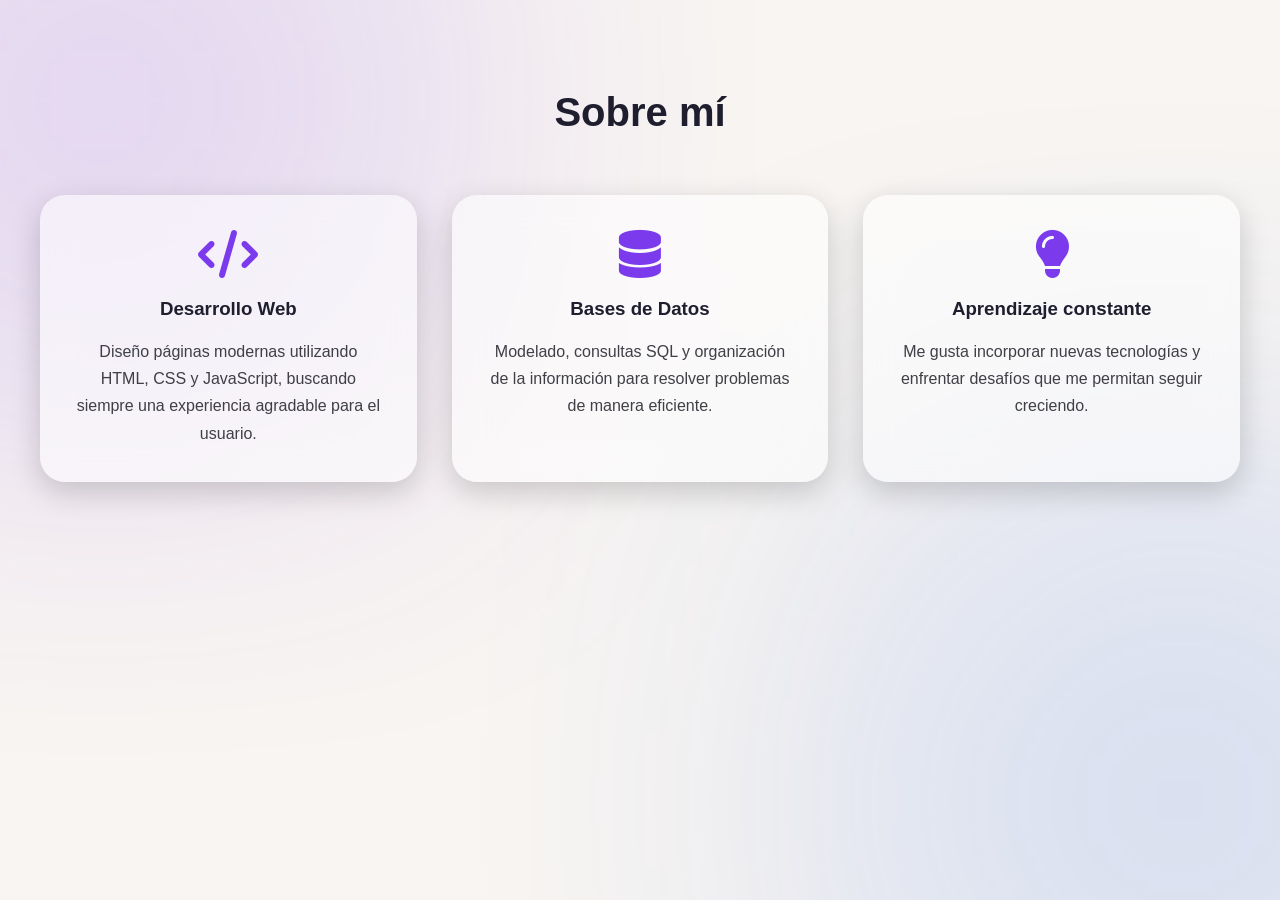
<file: about.html>
<!DOCTYPE html>
<html lang="en">
<head>
    <meta charset="UTF-8">
    <link rel="stylesheet" href="style.css">
    
    <meta name="viewport" content="width=device-width, initial-scale=1.0">
    <title>Sobre mí - Angeline Iannopollo</title>
     <!-- ICONOS -->
    <link rel="stylesheet"
    href="https://cdnjs.cloudflare.com/ajax/libs/font-awesome/6.5.1/css/all.min.css">
</head>
<body>
     <section class="preview">

        <div class="titulo">

            <h2>Sobre mí</h2>

        </div>

        <div class="cards-preview">

            <div class="card">

                <i class="fa-solid fa-code"></i>

                <h3>Desarrollo Web</h3>

                <p>

                    Diseño páginas modernas utilizando HTML, CSS y JavaScript,
                    buscando siempre una experiencia agradable para el usuario.

                </p>

            </div>

            <div class="card">

                <i class="fa-solid fa-database"></i>

                <h3>Bases de Datos</h3>

                <p>

                    Modelado, consultas SQL y organización de la información
                    para resolver problemas de manera eficiente.

                </p>

            </div>

            <div class="card">

                <i class="fa-solid fa-lightbulb"></i>

                <h3>Aprendizaje constante</h3>

                <p>

                    Me gusta incorporar nuevas tecnologías y enfrentar desafíos
                    que me permitan seguir creciendo.

                </p>

            </div>

        </div>

    </section>

</body>
</html>
</file>
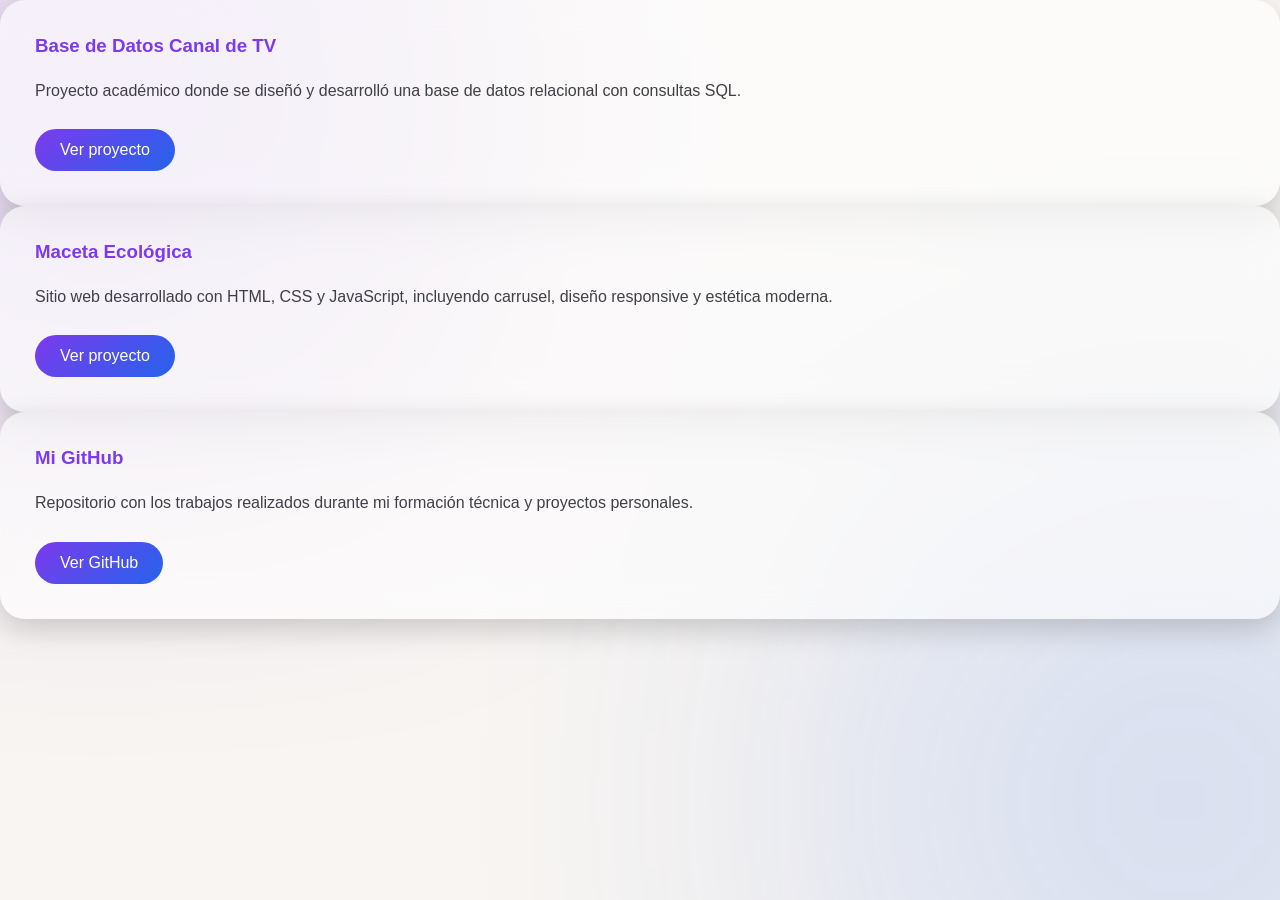
<file: projects.html>
<!DOCTYPE html>
<html lang="en">
<head>
    <meta charset="UTF-8">
    <link rel="stylesheet" href="style.css">
    <meta name="viewport" content="width=device-width, initial-scale=1.0">
    <title>Proyectos Angeline</title>
</head>
<body>
    

</html>

            <div class="proyecto">

                <h3>Base de Datos Canal de TV</h3>

                <p>

                    Proyecto académico donde se diseñó y desarrolló una base
                    de datos relacional con consultas SQL.

                </p>

                <a href="https://github.com/AngieIannopollo007/bd_canal_de_television" class="btn-card">

                    Ver proyecto

                </a>

            </div>

            <div class="proyecto">

                <h3>Maceta Ecológica</h3>

                <p>

                    Sitio web desarrollado con HTML, CSS y JavaScript,
                    incluyendo carrusel, diseño responsive y estética moderna.

                </p>

                <a href="https://angieiannopollo007.github.io/Proyecto-Luna-Vicky/" class="btn-card">

                    Ver proyecto

                </a>

            </div>

            <div class="proyecto">

                <h3>Mi GitHub</h3>

                <p>

                    Repositorio con los trabajos realizados durante mi formación
                    técnica y proyectos personales.

                </p>

                <a href="https://github.com/AngieIannopollo007" target="_blank" class="btn-card">

                    Ver GitHub

                </a>

            </div>

        </div>

    </section>
    <title>Document</title>
</head>
    
</body>
</html>
</file>
<file: style.css>
/* ==========================================
   PORTFOLIO - ANGIE IANNOPOLLO
========================================== */

:root{

    --violeta:#7C3AED;
    --azul:#2563EB;
    --crema:#F8F5F2;
    --oscuro:#1E1E2F;
    --gris:#3F3F46;
    --blanco:#ffffff;

    --degradado:linear-gradient(135deg,#7C3AED,#2563EB);

    --sombra:0 10px 30px rgba(0,0,0,.18);

}

*{
    margin:0;
    padding:0;
    box-sizing:border-box;
    scroll-behavior:smooth;
}

body{

    font-family:'Poppins',sans-serif;

    background:var(--crema);

    color:var(--oscuro);

    overflow-x:hidden;

}

/*===========================
FONDO ANIMADO
===========================*/

body::before{

    content:"";

    position:fixed;

    width:700px;

    height:700px;

    background:#7C3AED;

    opacity:.15;

    filter:blur(140px);

    top:-250px;

    left:-250px;

    animation:mover1 16s infinite alternate;

    z-index:-2;

}

body::after{

    content:"";

    position:fixed;

    width:700px;

    height:700px;

    background:#2563EB;

    opacity:.15;

    filter:blur(160px);

    bottom:-250px;

    right:-250px;

    animation:mover2 20s infinite alternate;

    z-index:-2;

}

/*EL PRELOADER*/

/*==========================
PRELOADER
==========================*/

#preloader{

position:fixed;

top:0;

left:0;

width:100%;

height:100vh;

background:linear-gradient(135deg,#7C3AED,#2563EB);

display:flex;

justify-content:center;

align-items:center;

z-index:999999;

transition:1s;

}

.loader{

text-align:center;

}

.loader h1{

font-size:4rem;

color:white;

margin-bottom:30px;

}

.loader span{

color:#F8F5F2;

}

.barra{

width:250px;

height:8px;

background:rgba(255,255,255,.25);

border-radius:30px;

overflow:hidden;

}

.progreso{

height:100%;

width:0;

background:white;

animation:cargar 2s forwards;

}

@keyframes cargar{

100%{

width:100%;

}

}

/*===========================
NAVBAR
===========================*/

header{

    position:fixed;

    width:100%;

    top:0;

    left:0;

    z-index:1000;

    backdrop-filter:blur(15px);

    background:rgba(255,255,255,.25);

    border-bottom:1px solid rgba(255,255,255,.25);

}

.navbar{

    max-width:1200px;

    margin:auto;

    display:flex;

    justify-content:space-between;

    align-items:center;

    padding:20px;

}

.logo{

    font-size:2rem;

    font-weight:700;

    color:var(--oscuro);

}

.logo span{

    color:var(--violeta);

}

.nav-links{

    display:flex;

    gap:35px;

    list-style:none;

}

.nav-links a{

    text-decoration:none;

    color:var(--oscuro);

    font-weight:500;

    transition:.3s;

    position:relative;

}

.nav-links a::after{

    content:"";

    position:absolute;

    width:0;

    height:3px;

    left:0;

    bottom:-5px;

    background:var(--degradado);

    transition:.3s;

    border-radius:20px;

}

.nav-links a:hover::after{

    width:100%;

}

.nav-links a:hover{

    color:var(--violeta);

}

/*===========================
HERO
===========================*/

.hero{

    min-height:100vh;

    max-width:1200px;

    margin:auto;

    display:grid;

    grid-template-columns:1.2fr .8fr;

    align-items:center;

    gap:70px;

    padding:130px 30px;

}

.presentacion{

    color:var(--violeta);

    font-weight:600;

    margin-bottom:15px;

}

.hero h1{

    font-size:4rem;

    line-height:1.1;

}

.hero h2{

    color:var(--azul);

    margin:18px 0;

    font-weight:600;

}

.descripcion{

    font-size:1.08rem;

    line-height:1.8;

    color:var(--gris);

    margin-bottom:35px;

}

/*===========================
BOTONES
===========================*/

.botones{

    display:flex;

    gap:20px;

    flex-wrap:wrap;

}

.btn{

    text-decoration:none;

    background:var(--degradado);

    color:white;

    padding:15px 35px;

    border-radius:50px;

    font-weight:600;

    transition:.35s;

    box-shadow:var(--sombra);

}

.btn:hover{

    transform:translateY(-6px);

    box-shadow:0 20px 35px rgba(37,99,235,.35);

}

.btn-secundario{

    text-decoration:none;

    border:2px solid var(--violeta);

    color:var(--violeta);

    padding:15px 35px;

    border-radius:50px;

    transition:.35s;

    font-weight:600;

}

.btn-secundario:hover{

    background:var(--violeta);

    color:white;

}

/*===========================
FOTO
===========================*/

.hero-img{

    display:flex;

    justify-content:center;

}

.hero-img img{

    width:340px;

    border-radius:30px;

    box-shadow:var(--sombra);

    animation:flotar 5s ease-in-out infinite;

    border:6px solid rgba(255,255,255,.5);

}

/*===========================
SECCIONES
===========================*/

section{

    padding:90px 30px;

}

section h2{

    text-align:center;

    font-size:2.5rem;

    margin-bottom:60px;

    color:var(--oscuro);

}

/*===========================
CARDS
===========================*/

.cards-preview{

    max-width:1200px;

    margin:auto;

    display:grid;

    grid-template-columns:repeat(3,1fr);

    gap:35px;

}

.card{

    background:rgba(255,255,255,.55);

    backdrop-filter:blur(18px);

    border-radius:25px;

    padding:35px;

    text-align:center;

    transition:.35s;

    box-shadow:var(--sombra);

}

.card:hover{

    transform:translateY(-12px);

}

.card i{

    font-size:3rem;

    color:var(--violeta);

    margin-bottom:20px;

}

.card h3{

    margin-bottom:18px;

}

.card p{

    line-height:1.7;

    color:var(--gris);

}

/*===========================
TECNOLOGIAS
===========================*/

.tech{

    max-width:1000px;

    margin:auto;

    display:flex;

    flex-wrap:wrap;

    justify-content:center;

    gap:20px;

}

.tech span{

    background:var(--degradado);

    color:white;

    padding:14px 28px;

    border-radius:40px;

    font-weight:600;

    transition:.3s;

}

.tech span:hover{

    transform:scale(1.08);

}

/*Formacionn*/
.educacion{

max-width:1100px;

margin:auto;

}

.timeline{

position:relative;

margin-top:60px;

}

.timeline::before{

content:"";

position:absolute;

left:20px;

top:0;

width:4px;

height:100%;

background:linear-gradient(#7C3AED,#2563EB);

}

.evento{

display:flex;

align-items:flex-start;

margin-bottom:50px;

}

.circulo{

width:25px;

height:25px;

border-radius:50%;

background:#7C3AED;

margin-right:30px;

flex-shrink:0;

}

.contenido{

background:white;

padding:25px;

border-radius:20px;

box-shadow:0 10px 30px rgba(0,0,0,.12);

width:100%;

}

.contenido span{

color:#2563EB;

font-weight:bold;

}

/*El Sobre mi*/
#sobremi{
    padding: 80px 10%;
}

#sobremi .titulo{
    text-align:center;
    margin-bottom:40px;
}

#sobremi .titulo h2{
    color:#fff;
    font-size:40px;
}

.burbujas{
    display:grid;
    grid-template-columns:repeat(2, 1fr);
    gap:20px 35px;
}

.burbuja{
    display:flex;
    align-items:center;
    gap:15px;

    padding:15px 22px;

    border-radius:50px;

    background:rgba(255,255,255,.08);

    border:1px solid rgba(255,255,255,.15);

    backdrop-filter:blur(8px);

    transition:.3s;
}

.burbuja:hover{
    transform:translateY(-4px);
    background:#6c63ff;
}

.burbuja i{
    width:42px;
    height:42px;

    display:flex;
    justify-content:center;
    align-items:center;

    border-radius:50%;
    background:white;
    color:#6c63ff;
    font-size:18px;
}

.burbuja span{
    color:white;
    font-size:17px;
    font-weight:500;
}

@media(max-width:768px){

    .burbujas{
        grid-template-columns:1fr;
    }

}

/*===========================
PROYECTOS
===========================*/

.cards-proyectos{

    max-width:1200px;

    margin:auto;

    display:grid;

    grid-template-columns:repeat(3,1fr);

    gap:35px;

}

.proyecto{

    background:rgba(255,255,255,.60);

    backdrop-filter:blur(18px);

    border-radius:25px;

    padding:35px;

    box-shadow:var(--sombra);

    transition:.4s;

    position:relative;

    overflow:hidden;

}

.proyecto::before{

    content:"";

    position:absolute;

    top:0;

    left:-100%;

    width:100%;

    height:6px;

    background:var(--degradado);

    transition:.5s;

}

.proyecto:hover::before{

    left:0;

}

.proyecto:hover{

    transform:translateY(-12px);

}

.proyecto h3{

    color:var(--violeta);

    margin-bottom:20px;

}

.proyecto p{

    color:var(--gris);

    line-height:1.7;

    margin-bottom:25px;

}

.btn-card{

    text-decoration:none;

    background:var(--degradado);

    color:white;

    padding:12px 25px;

    border-radius:40px;

    display:inline-block;

    transition:.3s;

}

.btn-card:hover{

    transform:scale(1.08);

}

/*===========================
FRASE
===========================*/

.frase{

    margin:100px auto;

    max-width:1000px;

    text-align:center;

}

.frase blockquote{

    font-size:2rem;

    font-style:italic;

    color:var(--violeta);

    font-weight:600;

    line-height:1.5;

}

/*===========================
CONTACTO
===========================*/

.contacto{

    background:linear-gradient(135deg,#7C3AED,#2563EB);

    color:white;

}

.contacto h2{

    color:white;

}

.contact-grid{

    max-width:900px;

    margin:auto;

    display:flex;

    justify-content:center;

    gap:30px;

    flex-wrap:wrap;

}

.contact-grid a{

    color:white;

    text-decoration:none;

    background:rgba(255,255,255,.15);

    backdrop-filter:blur(10px);

    padding:18px 30px;

    border-radius:50px;

    transition:.3s;

}

.contact-grid a:hover{

    background:white;

    color:var(--violeta);

}

.contact-grid i{

    margin-right:10px;

}

/*===========================
FOOTER
===========================*/

footer{

    background:#171722;

    color:white;

    text-align:center;

    padding:30px;

    letter-spacing:1px;

}

/*===========================
ANIMACIONES
===========================*/

@keyframes flotar{

    0%{

        transform:translateY(0);

    }

    50%{

        transform:translateY(-18px);

    }

    100%{

        transform:translateY(0);

    }

}

@keyframes mover1{

    from{

        transform:translate(0,0);

    }

    to{

        transform:translate(150px,120px);

    }

}

@keyframes mover2{

    from{

        transform:translate(0,0);

    }

    to{

        transform:translate(-180px,-100px);

    }

}

@keyframes aparecer{

    from{

        opacity:0;

        transform:translateY(60px);

    }

    to{

        opacity:1;

        transform:translateY(0);

    }

}

/*===========================
RESPONSIVE
===========================*/

@media(max-width:1000px){

.hero{

grid-template-columns:1fr;

text-align:center;

}

.hero-img{

order:-1;

margin-bottom:30px;

}

.cards-preview{

grid-template-columns:1fr;

}

.cards-proyectos{

grid-template-columns:1fr;

}

.contact-grid{

flex-direction:column;

align-items:center;

}

}

@media(max-width:700px){

.navbar{

flex-direction:column;

gap:20px;

}

.nav-links{

flex-wrap:wrap;

justify-content:center;

gap:18px;

}

.hero h1{

font-size:2.8rem;

}

.hero h2{

font-size:1.3rem;

}

.hero-img img{

width:240px;

}

.tech{

gap:12px;

}

.tech span{

padding:10px 20px;

}

section{

padding:70px 20px;

}

.frase blockquote{

font-size:1.4rem;

}

}

/*===========================
BOTÓN SUBIR
===========================*/

.top-btn{

position:fixed;

right:30px;

bottom:30px;

width:55px;

height:55px;

border:none;

border-radius:50%;

background:linear-gradient(135deg,#7C3AED,#2563EB);

color:white;

font-size:1.5rem;

cursor:pointer;

box-shadow:0 10px 25px rgba(0,0,0,.3);

transition:.3s;

opacity:0;

pointer-events:none;

z-index:999;

}

.top-btn:hover{

transform:scale(1.15);

}

#typing span{

animation:cursor .8s infinite;

}

@keyframes cursor{

50%{

opacity:0;

}

}
.proyecto{

position:relative;

overflow:hidden;

}

.proyecto::after{

content:"";

position:absolute;

top:-100%;

left:-100%;

width:60%;

height:250%;

background:rgba(255,255,255,.35);

transform:rotate(25deg);

transition:.8s;

}

.proyecto:hover::after{

left:170%;

}

#particles{

position:fixed;

top:0;

left:0;

width:100%;

height:100%;

overflow:hidden;

z-index:-5;

pointer-events:none;

}

.particle{

position:absolute;

width:4px;

height:4px;

border-radius:50%;

background:white;

opacity:.3;

animation:subir linear infinite;

}

@keyframes subir{

from{

transform:translateY(100vh);

}

to{

transform:translateY(-120vh);

}

}
/* ===========================
   BOTÓN CV PRO
=========================== */

.cv-btn{

    display:inline-flex;
    align-items:center;
    gap:12px;

    padding:15px 28px;

    background:linear-gradient(135deg,#7C3AED,#2563EB);

    color:white;

    text-decoration:none;

    font-weight:600;

    border-radius:50px;

    box-shadow:0 10px 25px rgba(0,0,0,.25);

    position:relative;

    overflow:hidden;

    transition:.3s ease;

}

/* icono */
.cv-btn i{
    font-size:1.2rem;
}

/* hover movimiento */
.cv-btn:hover{

    transform:translateY(-5px) scale(1.03);

    box-shadow:0 18px 35px rgba(37,99,235,.35);

}

/* brillo animado */
.cv-btn::before{

    content:"";

    position:absolute;

    top:-50%;

    left:-60%;

    width:40%;

    height:200%;

    background:rgba(255,255,255,.35);

    transform:rotate(25deg);

    transition:.6s;

}

.cv-btn:hover::before{

    left:140%;

}

/* efecto de click */
.cv-btn:active{

    transform:scale(.98);

}
</file>
